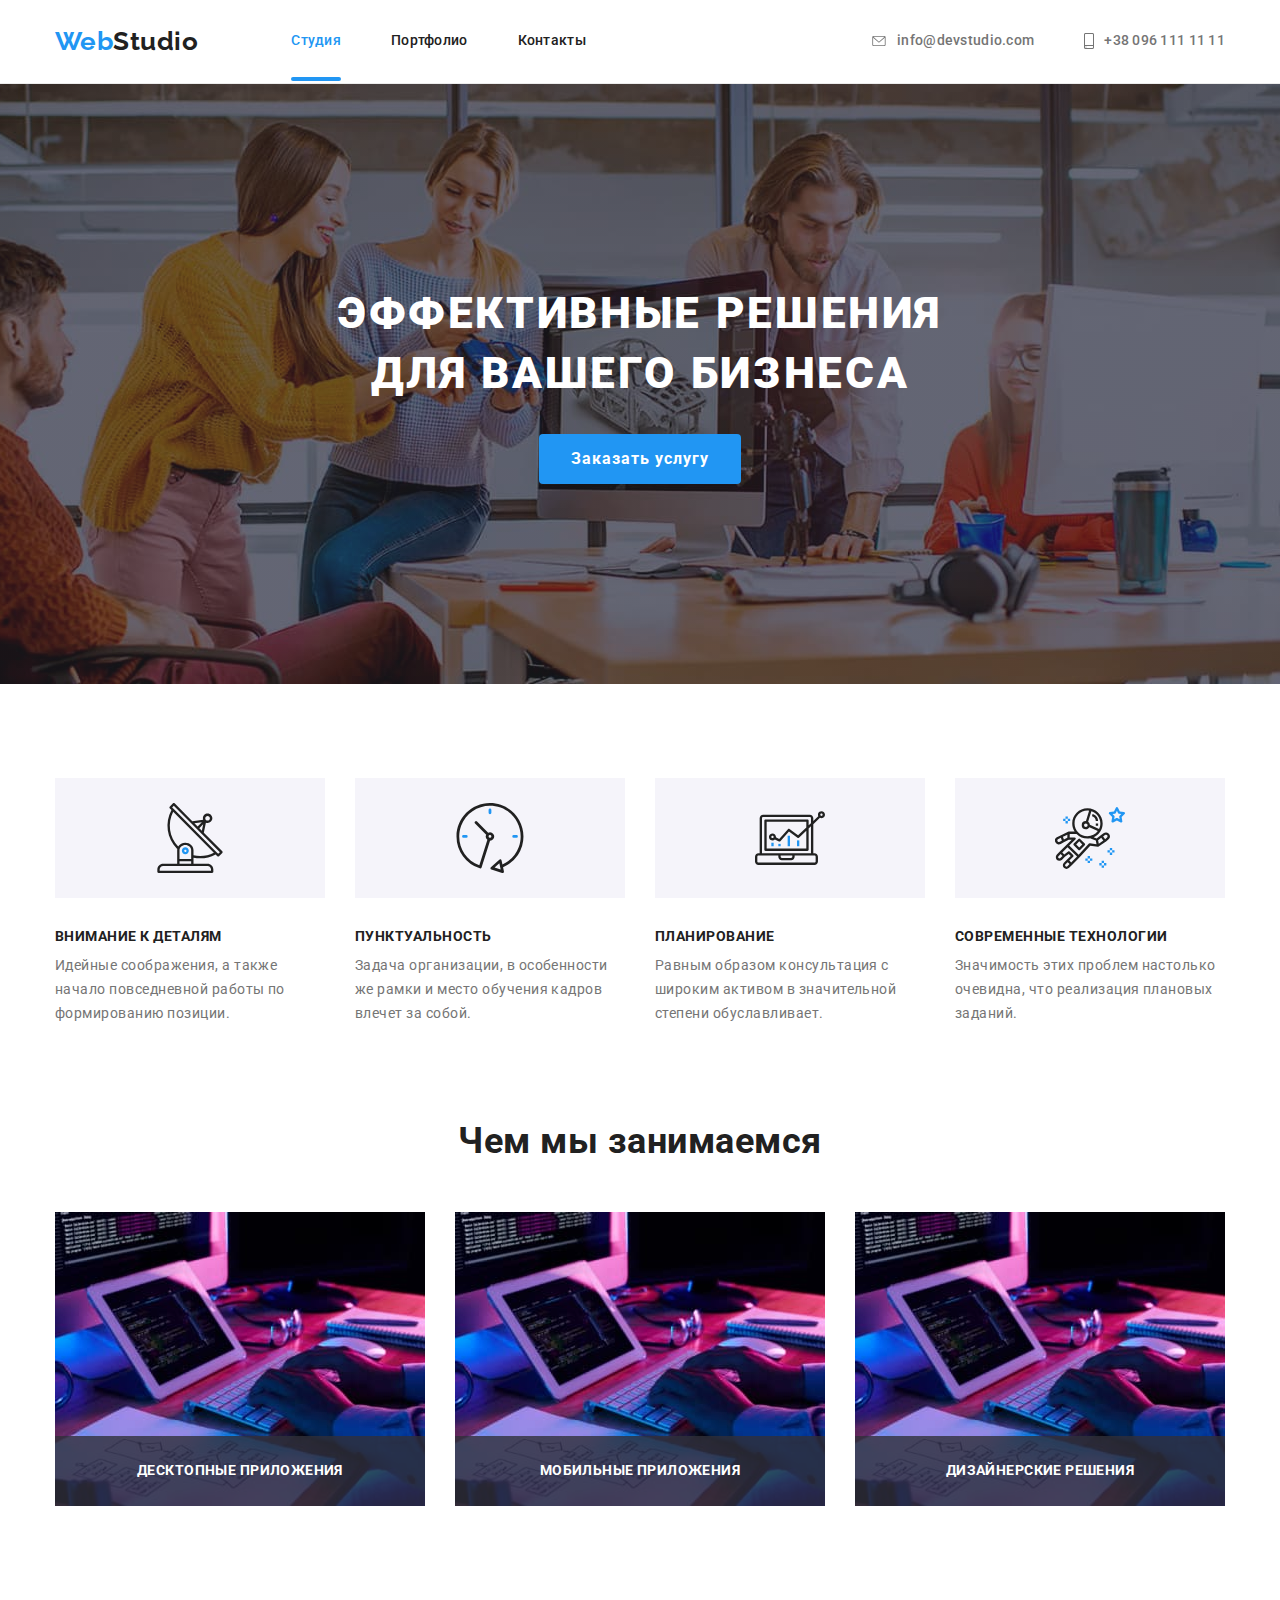
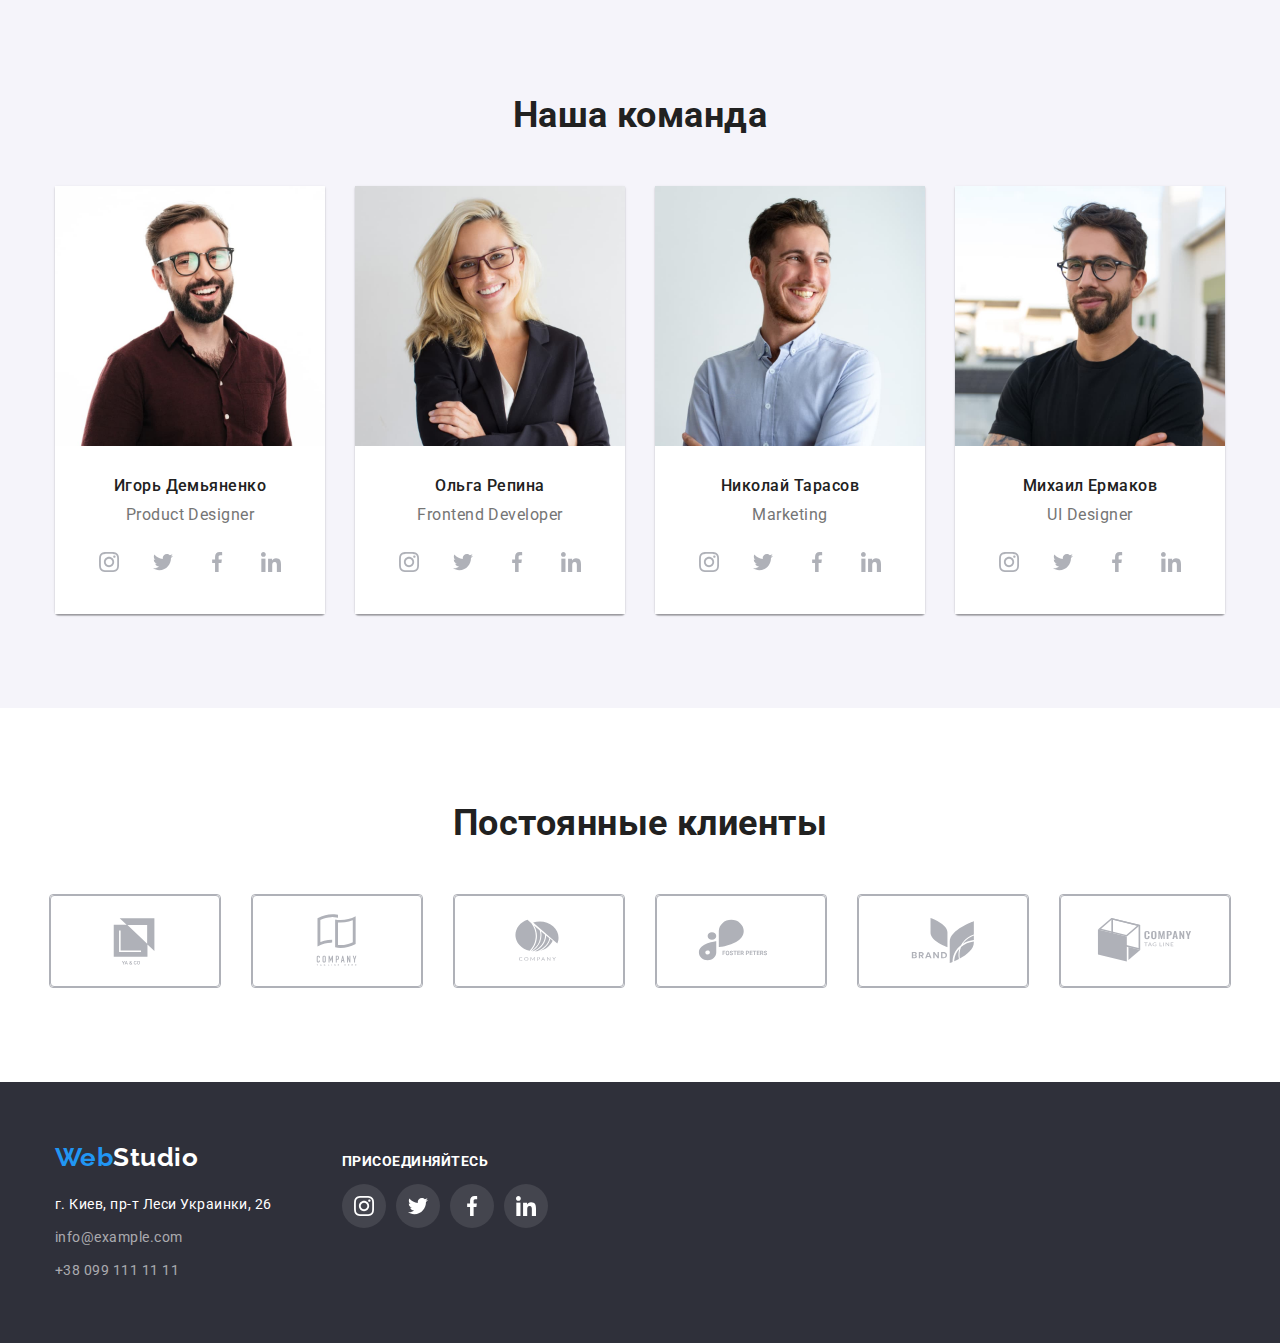
<file: index.html>
<!DOCTYPE html>
<html lang="en">
<head>
    <meta charset="UTF-8">
    <meta http-equiv="X-UA-Compatible" content="IE=edge">
    <meta name="viewport" content="width=device-width, initial-scale=1.0">
    <title>HomeWork1</title>
    <link href="https://fonts.googleapis.com/css2?family=Raleway:wght@700&family=Roboto:wght@400;500;700;900&display=swap" rel="stylesheet">
    <link rel="stylesheet" href="https://cdnjs.cloudflare.com/ajax/libs/modern-normalize/1.1.0/modern-normalize.min.css">
    <link rel="stylesheet" href="./css/styles.css">
</head>
<body>
    <header>
        <div class="container header-nav">
            <a href="./index.html">
                <p class="logo"><span class="firstpart-logo">Web</span><span class="secondpart-logo">Studio</span></p>
            </a>
            <nav>
                <ul class="site-nav list">
                    <li class="item"><a href="./index.html" class="link current">Cтудия</a></li>
                    <li class="item"><a href="./portfolio.html" class="link">Портфолио</a></li>
                    <li class="item"><a href="" class="link">Контакты</a></li>
                </ul>
            </nav>
            <ul class="site-adress list">
                <li class="item"> 
                    <a class="link" href="mailto:info@devstudio.com"><svg class="icon" width="16" height="10">
                        <use href="./images/sprite.svg#icon-mail"></use>
                    </svg>info@devstudio.com
                    </a>
                </a>
                </li>
                <li class="item">
                    <a class="link" href="tel:+380961111111"><svg class="icon" width="10" height="16">
                        <use href="./images/sprite.svg#icon-smartphone"></use>
                    </svg>+38 096 111 11 11
                    
                    </a>
                </li>
            </ul>
        </div>
        
    </header>
   
    <main>
        <section class="hero section">
            <div class="container">
                <h1 class="hero-title">Эффективные решения для вашего бизнеса</h1>
                <button class="pointer" data-modal-open type="button"><span class="text-button">Заказать услугу</span></button>
                <div class="backdrop is-hidden" data-modal>
                    <div class="modal">
                        <div>
                            <button class="cross" data-modal-close>
                            <svg class="close" width="18" height="18">
                                <use href="./images/sprite.svg#icon-close"></use>
                            </svg>
                            </button>
                        </div>
                    </div>

                </div>
            </div>    
        </section>
        <section class="section">
            <div class="container">
                <h2 class="company" >
                Преймущества компании
                </h2>
                    <ul class="advantag list">
                        <li class="point attention">
                            <h3 class="advantages">Внимание к деталям</h3>
                            <p class="advantages-list">Идейные соображения, а также начало повседневной работы по формированию позиции.</p>
                        </li>
                        <li class="point punctuality">
                            <h3 class="advantages">Пунктуальность</h3>
                            <p class="advantages-list">Задача организации, в особенности же рамки и место обучения кадров влечет за собой.</p>
                        </li>
                        <li class="point planning">
                            <h3 class="advantages">Планирование</h3>
                            <p class="advantages-list">Равным образом консультация с широким активом в значительной степени обуславливает.</p>
                        </li>
                        <li class="point technology">
                            <h3 class="advantages">Современные технологии</h3>
                            <p class="advantages-list">Значимость этих проблем настолько очевидна, что реализация плановых заданий.</p>
                        </li>
                    </ul>
            </div>
        </section>
        <section class="feature section">
            <div class="container">
                <h2 class="title-work">Чем мы занимаемся</h2>
                <ul class="occupation list">
                    <li class="picture">
                        <div class="decor">
                                <img src="./images/box1.jpg" alt="Управление" width="370" height="294">
                            <div class="description">
                                <p class="text">ДEСКТОПНЫЕ ПРИЛОЖЕНИЯ</p>
                            </div>
                        </div>
                    </li>
                    <li class="picture">
                        <div class="decor">
                            <img src="./images/box1.jpg" alt="Управление" width="370" height="294">
                            <div class="description">
                                <p class="text">МОБИЛЬНЫЕ ПРИЛОЖЕНИЯ</p>
                            </div>
                        </div>
                    </li>
                    <li class="picture">
                        <div class="decor">
                            <img src="./images/box1.jpg" alt="Управление" width="370" height="294">
                            <div class="description">
                                <p class="text">ДИЗАЙНЕРСКИЕ РЕШЕНИЯ</p>
                            </div>
                        </div>
                    </li>
                </ul>
            </div>    
        </section>
        
        <section class="section team">
            <div class="container">
                <h2 class="title-time">Наша команда</h2>
                <ul class="down list">
                    <li class="members">
                        <img src="./images/img1.jpg" alt="Фото Игорь Демьяненко" width="270" height="260">
                        <div class="aligment">
                            <h3 class="title-name">Игорь Демьяненко</h3>
                            <p class="job-title">Product Designer</p>
                            <ul class="list sociality">
                                <li class="gap">
                                    <a class="set" href="">
                                        <svg class="ins" width="20" height="20">
                                            <use href="./images/sprite.svg#icon-instagram"></use> 
                                        </svg>
                                    </a>
                                </li>
                                <li class="gap">
                                    <a class="set" href="">
                                        <svg class="ins" width="20" height="20">
                                            <use href="./images/sprite.svg#icon-twitter"></use>
                                        </svg>
                                    </a>
                                </li>
                                <li class="gap">
                                    <a class="set" href="">
                                        <svg class="ins" width="20" height="20">
                                            <use href="./images/sprite.svg#icon-facebook"></use>
                                        </svg>
                                    </a>
                                </li>
                                <li class="gap">
                                    <a class="set" href="">
                                        <svg class="ins" width="20" height="20">
                                            <use href="./images/sprite.svg#icon-linkedin"></use>
                                        </svg>
                                    </a>
                                </li>
                                
                            </ul>
                        </div>              
                    </li>
                    <li class="members">
                        <img src="./images/img2.jpg" alt="Фото Ольга Репина" width="270" height="260">
                        <div class="aligment">
                            <h3 class="title-name">Ольга Репина</h3>
                            <p class="job-title">Frontend Developer</p>
                            <ul class="list sociality">
                                <li class="gap">
                                    <a class="set" href="">
                                        <svg class="ins" width="20" height="20">
                                            <use href="./images/sprite.svg#icon-instagram"></use>
                                        </svg>
                                    </a>
                                </li>
                                <li class="gap">
                                    <a class="set" href="">
                                        <svg class="ins" width="20" height="20">
                                            <use href="./images/sprite.svg#icon-twitter"></use>
                                        </svg>
                                    </a>
                                </li>
                                <li class="gap">
                                    <a class="set" href="">
                                        <svg class="ins" width="20" height="20">
                                            <use href="./images/sprite.svg#icon-facebook"></use>
                                        </svg>
                                    </a>
                                </li>
                                <li class="gap">
                                    <a class="set" href="">
                                        <svg class="ins" width="20" height="20">
                                            <use href="./images/sprite.svg#icon-linkedin"></use>
                                        </svg>
                                    </a>
                                </li>
                            
                            </ul>
                        </div>
                    </li>
                    <li class="members">
                        <img src="./images/img3.jpg" alt="Фото Николай Тарасов" width="270" height="260">
                        <div class="aligment">
                            <h3 class="title-name">Николай Тарасов</h3>
                            <p class="job-title">Marketing</p>
                            <ul class="list sociality">
                                <li class="gap">
                                    <a class="set" href="">
                                        <svg class="ins" width="20" height="20">
                                            <use href="./images/sprite.svg#icon-instagram"></use>
                                        </svg>
                                    </a>
                                </li>
                                <li class="gap">
                                    <a class="set" href="">
                                        <svg class="ins" width="20" height="20">
                                            <use href="./images/sprite.svg#icon-twitter"></use>
                                        </svg>
                                    </a>
                                </li>
                                <li class="gap">
                                    <a class="set" href="">
                                        <svg class="ins" width="20" height="20">
                                            <use href="./images/sprite.svg#icon-facebook"></use>
                                        </svg>
                                    </a>
                                </li>
                                <li class="gap">
                                    <a class="set" href="">
                                        <svg class="ins" width="20" height="20">
                                            <use href="./images/sprite.svg#icon-linkedin"></use>
                                        </svg>
                                    </a>
                                </li>
                            
                            </ul>
                        </div>
                    </li>
                    <li class="members">
                        <img src="./images/img4.jpg" alt="Фото Михаил Ермаков" width="270" height="260">
                        <div class="aligment">
                            <h3 class="title-name">Михаил Ермаков</h3>
                            <p class="job-title">UI Designer</p>
                            <ul class="list sociality">
                                <li class="gap">
                                    <a class="set" href="">
                                        <svg class="ins" width="20" height="20">
                                            <use href="./images/sprite.svg#icon-instagram"></use>
                                        </svg>
                                    </a>
                                </li>
                                <li class="gap">
                                    <a class="set" href="">
                                        <svg class="ins" width="20" height="20">
                                            <use href="./images/sprite.svg#icon-twitter"></use>
                                        </svg>
                                    </a>
                                </li>
                                <li class="gap">
                                    <a class="set" href="">
                                        <svg class="ins" width="20" height="20">
                                            <use href="./images/sprite.svg#icon-facebook"></use>
                                        </svg>
                                    </a>
                                </li>
                                <li class="gap">
                                    <a class="set" href="">
                                        <svg class="ins" width="20" height="20">
                                            <use href="./images/sprite.svg#icon-linkedin"></use>
                                        </svg>
                                    </a>
                                </li>
                            
                            </ul>
                        </div>
                    </li>
                </ul>
            </div>
        </section>
        <section class="section">
            <div class="container">
                <h2 class="title-client">Постоянные клиенты</h2>
                <ul class="list kit">
                    <li class="images-client">
                        <a class="last" href="">
                            <svg class="book" width="106" height="60">
                                <use href="./images/sprite.svg#icon-logo"></use>
                            </svg>
                        </a>
                    </li>
                    <li class="images-client">
                        <a class="last" href="">
                            <svg class="book" width="106" height="60">
                                <use href="./images/sprite.svg#icon-logo2"></use>
                            </svg>
                        </a>
                    </li>
                    <li class="images-client">
                        <a class="last" href="">
                            <svg class="book" width="106" height="60">
                                <use href="./images/sprite.svg#icon-logo3"></use>
                            </svg>
                        </a>
                    </li>
                    <li class="images-client">
                        <a class="last" href="">
                            <svg class="book" width="106" height="60">
                                <use href="./images/sprite.svg#icon-logo4"></use>
                            </svg>
                        </a>
                    </li>
                    <li class="images-client">
                        <a class="last" href="">
                            <svg class="book" width="106" height="60">
                                <use href="./images/sprite.svg#icon-logo5"></use>
                            </svg>
                        </a>
                    </li>
                    <li class="images-client">
                        <a class="last" href="">
                            <svg class="book" width="106" height="60">
                                <use href="./images/sprite.svg#icon-logo6"></use>
                            </svg>
                        </a>
                    </li>

                </ul>
            </div>
        </section>
    </main>
    <footer>
        <div class="container footer">
            <div>
                <a href="./index.html">
                    <p class="logo-footer"><span class="firstpart-logo">Web</span><span class="footer-logo">Studio</span>
                    </p>
                </a>
                <address class="address">
                    <ul class="footer list">
                        <li class="google">
                            <a href="https://www.google.com.ua/maps/place/%D0%BF%D1%80%D0%BE%D1%81%D0%BF.+%D0%9B%D0%B5%D1%81%D0%B8+%D0%A3%D0%BA%D1%80%D0%B0%D0%B8%D0%BD%D0%BA%D0%B8,+26,+%D0%9A%D1%80%D0%B5%D0%BC%D0%B5%D0%BD%D1%87%D1%83%D0%B3,+%D0%9F%D0%BE%D0%BB%D1%82%D0%B0%D0%B2%D1%81%D0%BA%D0%B0%D1%8F+%D0%BE%D0%B1%D0%BB%D0%B0%D1%81%D1%82%D1%8C,+39600/@49.1421001,33.4338237,17z/data=!3m1!4b1!4m5!3m4!1s0x40d751fbcc1c9d37:0x5b9c293fe18df2ba!8m2!3d49.1420966!4d33.4360124?hl=ru"
                                class="map" target="_blank" rel="noopener noreferrer">г. Киев, пр-т Леси Украинки, 26</a>
                        </li>
                        <li class="gmail">
                            <a href="mailto:info@devstudio.com" class="mail">info@example.com</a>
                        </li>
                        <li>
                            <a href="tel:+380981111111" class="telefon">+38 099 111 11 11</a>
                        </li>
                    </ul>
                </address>
            </div>
            <div class="enjoy">
                <h3 class="roof">ПРИСОЕДИНЯЙТЕСЬ</h3>
            <ul class=" list sociality">
                <li class="jump">
                    <a class="bench" href="">
                        <svg class="twit" width="20" height="20">
                            <use href="./images/sprite.svg#icon-instagram"></use>
                        </svg>
                    </a>
                </li>
                <li class="jump">
                    <a class="bench" href="">
                        <svg class="twit" width="20" height="20">
                            <use href="./images/sprite.svg#icon-twitter"></use>
                        </svg>
                    </a>
                </li>
                <li class="jump">
                    <a class="bench" href="">
                        <svg class="twit" width="20" height="20">
                            <use href="./images/sprite.svg#icon-facebook"></use>
                        </svg>
                    </a>
                </li>
                <li class="jump">
                    <a class="bench" href="">
                        <svg class="twit" width="20" height="20">
                            <use href="./images/sprite.svg#icon-linkedin"></use>
                        </svg>
                    </a>
                </li>
            </ul>
            </div>
        </div>
    
     </footer>
    <script src="./js/modal.js"></script>
    </body>
</html>
</file>
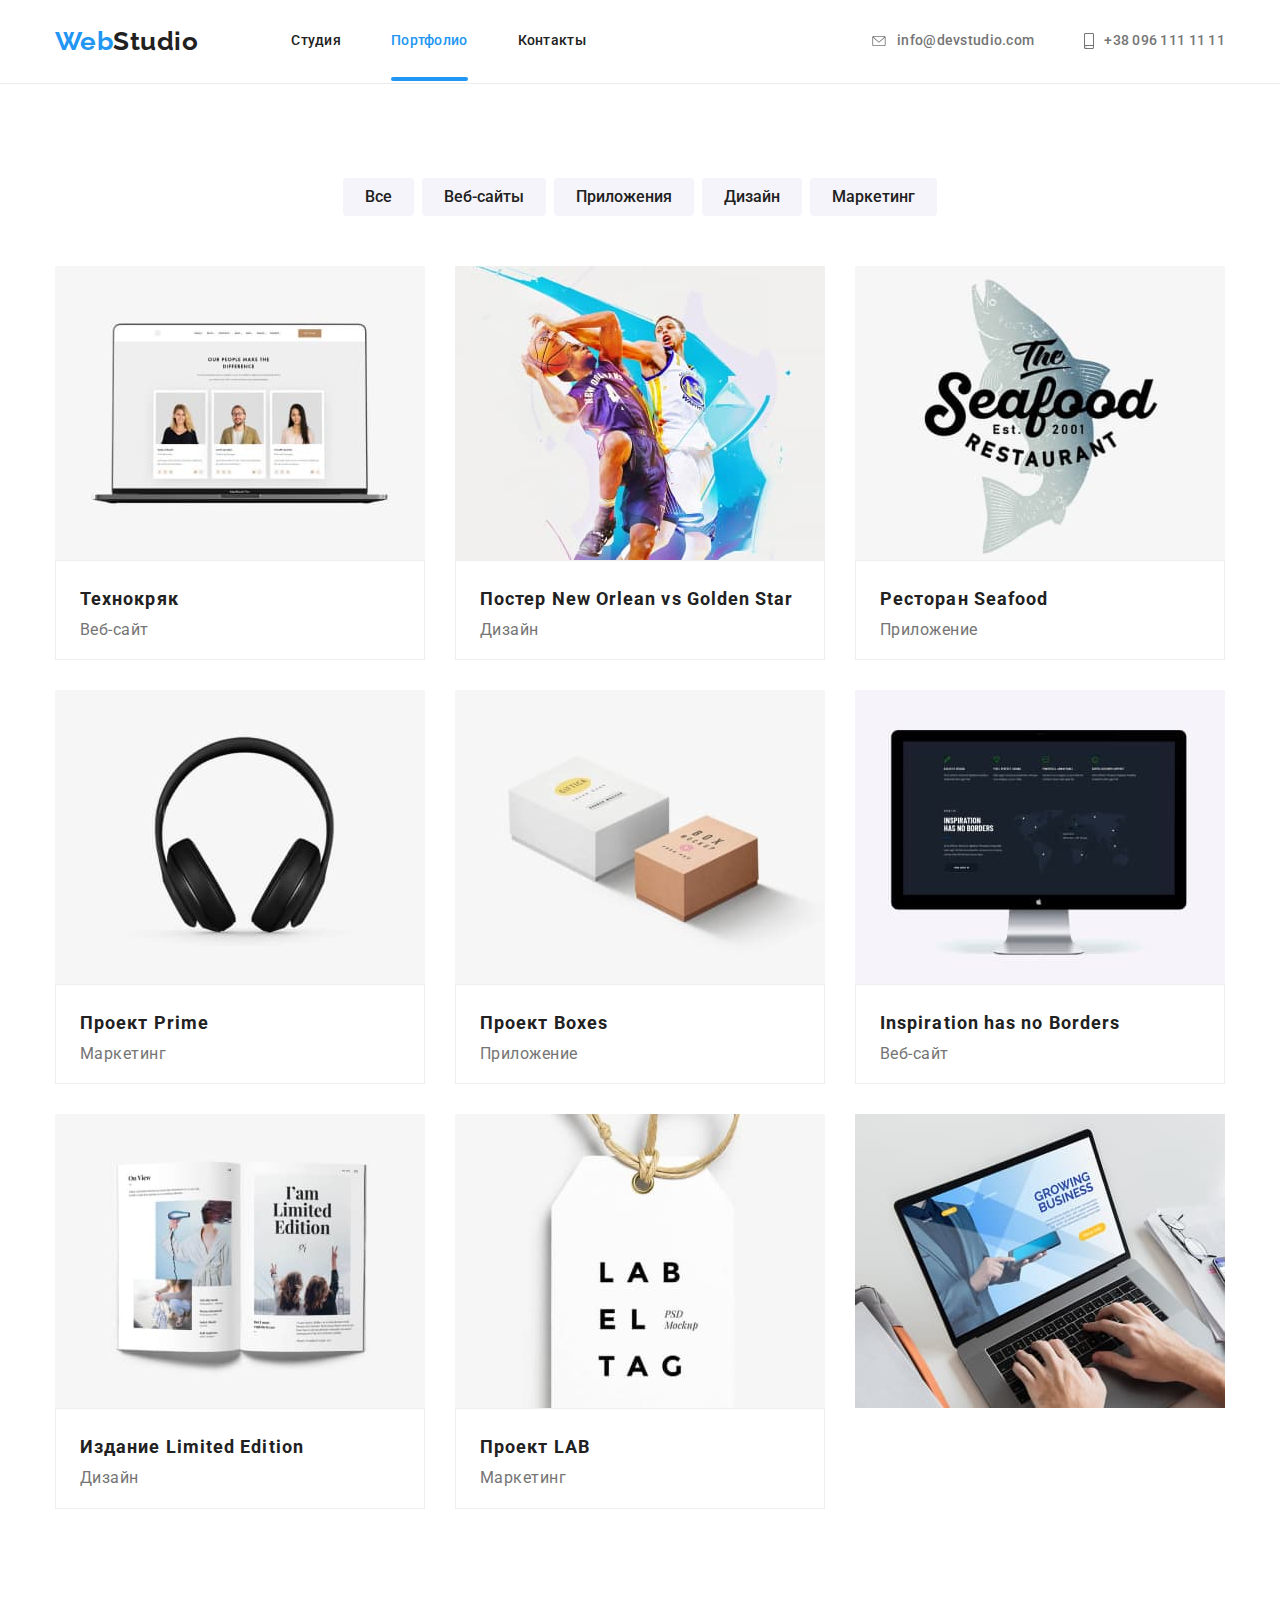
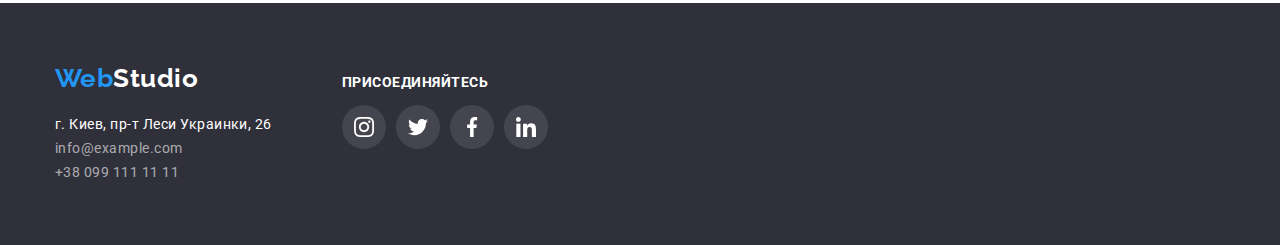
<file: portfolio.html>
<!DOCTYPE html>
<html lang="ru">
<head>
    <meta charset="UTF-8">
    <meta http-equiv="X-UA-Compatible" content="IE=edge">
    <meta name="viewport" content="width=device-width, initial-scale=1.0">
    <title>Home Work4</title>
    <link href="https://fonts.googleapis.com/css2?family=Raleway:wght@700&family=Roboto:wght@400;500;700;900&display=swap" rel="stylesheet">
    <link rel="stylesheet" href="https://cdnjs.cloudflare.com/ajax/libs/modern-normalize/1.1.0/modern-normalize.min.css">
    <link rel="stylesheet" href="./css/styles.css">
</head>
<body>
    <header>
        <div class="container header-nav">
            <a href="./index.html">
                <p class="logo"><span class="firstpart-logo">Web</span><span class="secondpart-logo">Studio</span></p>
            </a>
            <nav>
                <ul class="site-nav list">
                    <li class="item"><a href="./index.html" class="link">Cтудия</a></li>
                    <li class="item"><a href="./portfolio.html" class="link current">Портфолио</a></li>
                    <li class="item"><a href="" class="link">Контакты</a></li>
                </ul>
            </nav>
            <ul class="site-adress list">
                <li class="item">
                    <a class="link" href="mailto:info@devstudio.com"><svg class="icon" width="16" height="10">
                            <use href="./images/sprite.svg#icon-mail"></use>
                        </svg>info@devstudio.com
                    </a>
                    </a>
                </li>
                <li class="item">
                    <a class="link" href="tel:+380961111111"><svg class="icon" width="10" height="16">
                            <use href="./images/sprite.svg#icon-smartphone"></use>
                        </svg>+38 096 111 11 11
    
                    </a>
                </li>
            </ul>
        </div>
    
    </header>
    <main>
        <section class="section">
            <div class="container">
                <!--<h1>Портфолио</h1>-->  
                <ul class="midlle list">
                    <li class="button"><button class="filter" type="button">Все</button></li>
                    <li class="button"><button class="filter" type="button">Веб-сайты</button></li>
                    <li class="button"><button class="filter" type="button">Приложения</button></li>
                    <li class="button"><button class="filter" type="button">Дизайн</button></li>
                    <li class="button"><button class="filter" type="button">Маркетинг</button></li>
                </ul>
                <div >
                    <ul class="flex-container list">
                        <li class="portfolio">
                            <div class="thumb">
                                <img src="./images/img5.jpg" alt="Технокряк" width="370" height="294">
                                <div class="overlay">
                                <p class="paragrah">
                                        Ресурс предлагает комплексные предложения с разным уровнем функционала и сервисов. Все это позволит посетителю
                                        получить
                                        исчерпывающие сведения о компании или частном лице.
                                    </p>
                                </div>
                            </div>
                            <div class="characteristic">
                                <h2 class="title-list">Технокряк</h2>
                                <p class="different">Веб-сайт</p>
                            </div>
                        </li>
                        <li class="portfolio">
                            <div class="thumb">
                                <img src="./images/img6.jpg" alt="Постер New Orlean vs Golden Star" width="370" height="294">
                                <div class="overlay">
                                    <p class="paragrah">
                                        Ресурс предлагает комплексные предложения с разным уровнем функционала и сервисов. Все это позволит посетителю
                                        получить
                                        исчерпывающие сведения о компании или частном лице.
                                    </p>
                                </div>
                            </div>    
                                <div class="characteristic">
                                <h2 class="title-list">Постер New Orlean vs Golden Star</h2>
                                <p class="different">Дизайн</p>
                            </div>
                        </li>
                        <li class="portfolio">
                            <div class="thumb">
                                <img src="./images/img7.jpg" alt="Ресторан Seafood" width="370" height="294">
                                    <div class="overlay">
                                        <p class="paragrah">
                                            Ресурс предлагает комплексные предложения с разным уровнем функционала и сервисов. Все это позволит посетителю
                                            получить
                                            исчерпывающие сведения о компании или частном лице.
                                        </p>
                                    </div>
                            </div>
                            <div class="characteristic">
                                <h2 class="title-list">Ресторан Seafood</h2>
                                <p class="different">Приложение</p>
                            </div>
                        </li>
                        <li class="portfolio">
                            <div class="thumb">
                                <img src="./images/img8.jpg" alt="Проект Prime" width="370" height="294">
                                <div class="overlay">
                                    <p class="paragrah">
                                        Ресурс предлагает комплексные предложения с разным уровнем функционала и сервисов. Все это позволит посетителю
                                        получить
                                        исчерпывающие сведения о компании или частном лице.
                                    </p>
                                </div>
                                <div class="characteristic">
                                    <h2 class="title-list">Проект Prime</h2>
                                    <p class="different">Маркетинг</p>
                                </div>
                            </div>
                        </li>
                        <li class="portfolio">
                            <div class="thumb">
                                <img src="./images/img9.jpg" alt="Проект Boxes" width="370" height="294">
                                <div class="overlay">
                                    <p class="paragrah">
                                        Ресурс предлагает комплексные предложения с разным уровнем функционала и сервисов. Все это позволит посетителю
                                        получить
                                        исчерпывающие сведения о компании или частном лице.
                                    </p>
                                </div>    
                                <div class="characteristic">
                                    <h2 class="title-list">Проект Boxes</h2>
                                    <p class="different">Приложение</p>
                                </div>
                            </div>
                        </li>
                        <li class="portfolio">
                            <div class="thumb">
                                <img src="./images/img10.jpg" alt="Inspiration has no Borders" width="370" height="294">
                                <div class="overlay">
                                    <p class="paragrah">
                                        Ресурс предлагает комплексные предложения с разным уровнем функционала и сервисов. Все это позволит посетителю
                                        получить
                                        исчерпывающие сведения о компании или частном лице.
                                    </p>
                                </div>
                                <div class="characteristic">
                                    <h2 class="title-list">Inspiration has no Borders</h2>
                                    <p class="different">Веб-сайт</p>
                                </div>
                            </div>    
                        </li>
                        <li class="portfolio">
                            <div class="thumb">
                                <img src="./images/img11.jpg" alt="Издание Limited Edition" width="370" height="294">
                                <div class="overlay">
                                    <p class="paragrah">
                                        Ресурс предлагает комплексные предложения с разным уровнем функционала и сервисов. Все это позволит посетителю
                                        получить
                                        исчерпывающие сведения о компании или частном лице.
                                    </p>
                                </div>
                                <div class="characteristic">
                                    <h2 class="title-list">Издание Limited Edition</h2>
                                    <p class="different">Дизайн</p>
                                </div>
                            </div>
                        </li>
                        <li class="portfolio">
                            <div class="thumb">
                                <img src="./images/img12.jpg" alt="Проект LAB" width="370" height="294">
                                <div class="overlay">
                                    <p class="paragrah">
                                        Ресурс предлагает комплексные предложения с разным уровнем функционала и сервисов. Все это позволит посетителю
                                        получить
                                        исчерпывающие сведения о компании или частном лице.
                                    </p>
                                </div>
                                <div class="characteristic">
                                    <h2 class="title-list">Проект LAB</h2>
                                    <p class="different">Маркетинг</p>
                                </div>
                            </div>
                        </li>
                        <li class="portfolio">
                            <div class="thumb">
                                <img src="./images/img13.jpg" alt="Growing Business" width="370" height="294">
                                <div class="overlay">
                                    <p class="paragrah">
                                        Ресурс предлагает комплексные предложения с разным уровнем функционала и сервисов. Все это позволит посетителю
                                        получить
                                        исчерпывающие сведения о компании или частном лице.
                                    </p>
                                <div class="characteristic">
                                    <h2 class="title-list">Growing Business</h2>
                                    <p class="different">Приложение</p>
                                </div>
                            </div>
                        </li>
                    </ul>
                </div>    
            </div>
        </section>
            
    </main>
    <footer>
        <div class="container footer">
            <div>
                <a href="./index.html">
                    <p class="logo-footer"><span class="firstpart-logo">Web</span><span class="footer-logo">Studio</span>
                    </p>
                </a>
                <address class="address">
                    <ul class="footer list">
                        <li>
                            <a href="https://www.google.com.ua/maps/place/%D0%BF%D1%80%D0%BE%D1%81%D0%BF.+%D0%9B%D0%B5%D1%81%D0%B8+%D0%A3%D0%BA%D1%80%D0%B0%D0%B8%D0%BD%D0%BA%D0%B8,+26,+%D0%9A%D1%80%D0%B5%D0%BC%D0%B5%D0%BD%D1%87%D1%83%D0%B3,+%D0%9F%D0%BE%D0%BB%D1%82%D0%B0%D0%B2%D1%81%D0%BA%D0%B0%D1%8F+%D0%BE%D0%B1%D0%BB%D0%B0%D1%81%D1%82%D1%8C,+39600/@49.1421001,33.4338237,17z/data=!3m1!4b1!4m5!3m4!1s0x40d751fbcc1c9d37:0x5b9c293fe18df2ba!8m2!3d49.1420966!4d33.4360124?hl=ru"
                                class="map" target="_blank" rel="noopener noreferrer">г. Киев, пр-т Леси Украинки, 26</a>
                        </li>
                        <li>
                            <a href="mailto:info@devstudio.com" class="mail">info@example.com</a>
                        </li>
                        <li>
                            <a href="tel:+380981111111" class="telefon">+38 099 111 11 11</a>
                        </li>
                    </ul>
                </address>
            </div>
            <div class="enjoy">
                <h3 class="roof">ПРИСОЕДИНЯЙТЕСЬ</h3>
                <ul class=" list sociality">
                    <li class="jump">
                        <a class="bench" href="">
                            <svg class="twit" width="20" height="20">
                                <use href="./images/sprite.svg#icon-instagram"></use>
                            </svg>
                        </a>
                    </li>
                    <li class="jump">
                        <a class="bench" href="">
                            <svg class="twit" width="20" height="20">
                                <use href="./images/sprite.svg#icon-twitter"></use>
                            </svg>
                        </a>
                    </li>
                    <li class="jump">
                        <a class="bench" href="">
                            <svg class="twit" width="20" height="20">
                                <use href="./images/sprite.svg#icon-facebook"></use>
                            </svg>
                        </a>
                    </li>
                    <li class="jump">
                        <a class="bench" href="">
                            <svg class="twit" width="20" height="20">
                                <use href="./images/sprite.svg#icon-linkedin"></use>
                            </svg>
                        </a>
                    </li>
                </ul>
            </div>
        </div>
    
    
    </footer>
</body>
</html>
</file>
<file: css/styles.css>
/*цвет основного текста #757575*/
/*вторичный цвет текста   #212121**/
/*цвет заголовка  #ffffff*/
/* акцент #2196F3*/
/* первая часть лого №2196F3*/
/* текст футера адрес rgba (0, 0, 0, 0.6) */
/* вторичный цвет фона #2F303A */
/* вторичный цвет фона #F5F4FA */
/*цвет фона в секции hero #2F303A*/
/*цвет бордер в хедере #ECECEC*/
html {
  box-sizing: border-box;
}
*,
*::before,
*::after {
  box-sizing: inherit;
}
img {
  display: block;
}
:root {
  --primery-text-color: #757575;
  --title-text-color: #212121;
  --accent-color: #2196f3;
  --primary-bg-color: #fff;
  --primary-button-color: #f5f4fa;
  --primary-footer-color: #2f303a;
  --adress-color: rgba(255, 255, 255, 0.6);
  --border-color-header: #ececec;
  --border--color-portfolio: #eeeeee;
  --border--color--clients: #afb1b8;
  --icon-color: #afb1b8;
  --timing: cubic-bezier(0.4, 0, 0.2, 1);

}
body {
  background-color: var(--primary-bg-color);
  color: var(--primery-text-color);
  font-family: Roboto, sans-serif;
  letter-spacing: 0.03em;
}
.container {
  box-sizing: border-box;
  width: 1200px;
  margin-left: auto;
  margin-right: auto;
  padding-left: 15px;
  padding-right: 15px;
}
.section {
  padding-top: 94px;
  padding-bottom: 94px;
}
.list {
  padding: 0;
  margin: 0;

  list-style: none;
}
/*оформление header*/
header {
  border-bottom-width: 1px;
  border-bottom-style: solid;

  border-color: var(--border-color-header);
}
.header-nav {
  display: flex;
  align-items: center;
}

.logo {
  font-family: Raleway, sans-serif;
  font-weight: 700;
  font-size: 26px;
  line-height: 1.19;
}

.firstpart-logo {
  color: var(--accent-color);
}
.secondpart-logo {
  color: var(--title-text-color);
}
.logo-footer {
  margin-top: 0;

  color: var(--primary-bg-color);
}
/*site-nav*/
.site-nav {
  display: flex;
  margin-left: 93px;
}
.site-nav .item {
  margin-right: 50px;
}
.site-nav .item:last-child {
  margin-right: 0;
}
.site-nav a {
  display: block;
  padding-top: 32px;
  padding-bottom: 32px;

  color: var(--title-text-color);
  font-size: 14px;
  font-weight: 500;
  line-height: 1.14;
  letter-spacing: 0.02em;
  transition:  250ms var(--timing);
}
.link {
  position: relative;
}

.item.link.current { 
  opacity: 1;
  
}
.link.current::after{
  opacity: 1;  
}
.link::after {
  content: "";
  display: block;
  position: absolute;
  width: 100%;
  height: 4px;
  bottom: 0;
  border-radius: 2px;
  background-color: var(--accent-color);
  opacity: 0;
  
  
}

.site-nav a:hover,
.site-nav a:focus {
  color: var(--accent-color);
 
  
}
.site-nav .link.current {
  color: var(--accent-color);
}
/*Оформление иконок в хедере*/
.icon {
fill: var(--primery-text-color);
margin-right: 10px;

}
.site-adress .link:hover .icon,
.site-adress .link:focus .icon {
fill:var(--accent-color);


}

.site-adress .link {
  display: flex;
  align-items: center;
 transition:  2500ms var(--timing-function);
  
}

  

/*site-adress*/
.site-adress {
  display: flex;
  margin-left: auto;
  
}



.site-adress .item {
  margin-right: 50px;
}
.site-adress .item:last-child {
  margin-right: 0;
}
.site-adress a {
  display: block;
  padding-top: 32px;
  padding-bottom: 32px;

  color: var(--primery-text-color);
  font-weight: 500;
  font-size: 14px;
  line-height: 1.14;
  letter-spacing: 0.02em;
  transition:  2500ms var(--timing-function);
}
.site-adress a:hover,
.site-adress a:focus {
  color: var(--accent-color);
.link {
  transition:  2500ms var(--timing-function);

}
}
/*Hero*/
.hero {
  max-width: 1600px;
  height: 600px;
  margin-left: auto;
  margin-right: auto;
  padding-top: 200px;
  padding-bottom: 200px;
  background-color: var(--background--hero);
  background-image: linear-gradient(
    to right,
    rgba(47, 48, 58, 0.4),
    rgba(47, 48, 58, 0.4)
    ),
   url(../images/main.jpg);
  background-repeat: no-repeat;
  background-size: cover;
  background-position: center;
  text-align: center;
}
.hero-title {
  margin: 0 auto 30px;
  width: 696px;

  color: #fff;
  font-weight: 900;
  font-size: 44px;
  line-height: 1.36;
  letter-spacing: 0.06em;
  text-transform: uppercase;
}
.pointer {
  border-radius: 4px;
  min-width: 200px;
  padding: 10px 32px;
  border: 1px transparent;

  font-weight: 700;
  font-size: 16px;
  font-family: inherit;
  line-height: 1.88;
  align-items: center;
  text-align: center;
  letter-spacing: 0.06em;
  background-color: var(--accent-color);
  
 
}
.text-button {
  color: var(--primary-bg-color);
}
.pointer:hover,
.pointer:focus {
  cursor: pointer;
  background-color: var(--accent-color);
  color: var(--primary-bg-color);
}
/*Модальное окно*/
.backdrop.is-hidden {
  visibility: hidden;
  opacity: 0;
  pointer-events: none;
  
}
.backdrop {
  position: fixed;
  top: 0;
  left: 0;
  width: 100%;
  height: 100%;
  background-color: rgba(0, 0, 0, 0.2);
  transition: opacity 250ms cubic-bezier(0.4, 0, 0.2, 1),
  transform 250ms cubic-bezier(0.4, 0, 0.2, 1),
  visibility 250ms cubic-bezier(0.4, 0, 0.2, 1);
 
}
.modal {
  position: fixed;
  width: 528px;
  height: 581px;
  top: 50%;
  left: 50%;
  transform: translate(-50%, -50%);
  background-color: var(--primary-bg-color);
  
}
.cross {
    position: fixed;
    top: 14px;
    right: 14px;
    width: 30px;
    height: 30px;
    border-radius: 50%;
    border: 1px solid rgba(0, 0, 0, 0.1);
    background-color: var(--primary-bg-color);
    
}

.close {
    display: block;
    position: absolute;
    margin: auto;
    top: 0;
    bottom: 0;
    right: 0;
    left: 0;
    fill:;
}


/*оформление section*/

.company {
  margin-top: 0;
  margin-bottom: 0;
  display: none;
}
/*преймущества компании*/
.advantag {
  display: flex;
  
}
.point {
  width: 270px;
  
}
.point:not(:last-child) {
    margin-right: 30px;
}
.point::before {
  display: block;
  height: 120px;
  content: "";
  background-color: var(--primary-button-color);
  
  background-repeat: no-repeat;
  background-position: center;

}
.point.attention::before {
  background-image: url(../images/antenna.svg);
}
.point.punctuality::before {
  background-image: url(../images/clock.svg);
}
.point.planning::before {
  background-image: url(../images/diagram.svg);
}
.point.technology::before {
  background-image: url(../images/astronaut.svg);
}

.section .advantages {
  color: var(--title-text-color);
}
.advantages {
  margin-top: 30px;
  margin-bottom: 10px;
  font-weight: 700;
  font-size: 14px;
  line-height: 16px;
  text-transform: uppercase;
}
.advantages-list {
  margin-top: 0;
  margin-bottom: 0;
  font-size: 14px;
  line-height: 1.71;
}
/*оформление feature*/
.feature {
  padding-bottom: 94px;
  padding-top: 0;
}

.feature .title-work {
  color: var(--title-text-color);
}
.title-work {
  margin-top: 0;
  margin-bottom: 50px;

  font-weight: 700;
  font-size: 36px;
  line-height: 1.17;
  text-align: center;
}
.occupation {
  display: flex;
  flex-wrap: wrap;
  padding: 0;
  margin-left: -30px;
}
.picture {
  width: calc((100% - 90px) / 3);
  margin-left: 30px;
}

.occupation:not(:last-child) {
  margin-bottom: 0;
}
.decor {
  position: relative;
}
.description {
  position: absolute;
  top: 100%;
  left: 50%;
  transform: translate(-50%, -100%);
  width: 100%;
  height: 70px;
  
  background: rgba(47, 48, 58, 0.8);
}
.text {
  margin-top: 27px;
  margin-bottom: 27px;
  font-weight: 700;
  font-size: 14px;
  line-height: 1.14;
  text-align: center;
  letter-spacing: 0.03em;
  color: var(--primary-bg-color);
}
/*оформление team*/
.team {
  padding-bottom: 94px;
  background-color: var(--primary-button-color);
}
.title-time {
  margin-bottom: 50px;
  margin-top: 0;

  color: var(--title-text-color);
  font-weight: 700;
  font-size: 36px;
  line-height: 1.17;
  text-align: center;
}
.down {
  display: flex;
  flex-wrap: wrap;
}
.members {
  width: 270px;
  height: auto;
  margin-right: 30px;
  box-shadow: 0px 1px 3px rgba(0, 0, 0, 0.12),
    0px 1px 1px rgba(0, 0, 0, 0.14),
    0px 2px 1px rgba(0, 0, 0, 0.2);
  border-radius: 0px 0px 4px 4px;

  
}
.members:nth-child(4n) {
  margin-right: 0;
}
.members:nth-last-child(-n + 4) {
  margin-bottom: 0;
}
.aligment {
  padding-top: 30px;
  background-color: var(--primary-bg-color);
  
}
.title-name {
  margin-bottom: 0;
  margin-top: 0;
  color: var(--title-text-color);
  font-weight: 500;
  font-size: 16px;
  line-height: 1.19;
  text-align: center;
}

.job-title {
  margin-top: 10px;
  margin-bottom: 16px;
  font-size: 16px;
  line-height: 1.19;
  text-align: center;
}
.list.sociality {
  display: flex;
  justify-content: center;
  align-items: center;
  padding-bottom: 30px;
  
}
/*Оформление соц сетей*/


.set {
  display: flex;
  justify-content: center;
  align-items: center;
  width: 44px;
  height: 44px;
  border-radius: 50%;
  border: 2px solid transparent;
  transition:  250ms var(--timing); 
}
.ins {
  fill: var(--icon-color);
  
}
.set:hover,
.set:focus {
  background-color: var(--accent-color);
   
   
}
.set:hover .ins,
.set:focus .ins {
  fill: var(--primary-bg-color);
  
 
}
.gap:not(:last-child) {
margin-right: 10px;
}


/*оформление секции клиентов*/
.title-client{
  
  margin-top: 0;
  margin-bottom: 50px;
  
  color: var(--title-text-color);
  font-weight: 700;
  font-size: 36px;
  line-height: 1.17;
  text-align: center;
}

.list.kit {
  display: flex;
  justify-content: center;
  align-items: center;
  

}
.images-client {
  display: flex;
  
  border: 1px solid var(--icon-color);
  border-radius: 4px;
  
  
 
}
.last {
  display: flex;
  width: 170px;
  height: 92px;
  justify-content: center;
  align-items: center;
  fill: var(--icon-color);
  border: 1px solid var(--border--color--clients);
  border-radius: 4px;
  transition: border 250ms var(--timing),
  fill 250ms var(--timing);
  

}
.last:hover {
  border: 1px solid var(--accent-color);
  fill: var(--accent-color);
  
}

/* .last:hover .book,
.last:focus .book {
  fill: var(--accent-color);
  
} */


.images-client:not(:last-child) {
  margin-right: 30px;
}



.title-client{
  
  margin-top: 0;

  color: var(--title-text-color);
  font-weight: 700;
  font-size: 36px;
  line-height: 1.17;
  text-align: center;
}


/*footer*/
footer {
  background-color: var(--primary-footer-color);
  padding-top: 60px;
  padding-bottom: 60px;
}
.container.footer {
  display: flex;
}
.enjoy {
  margin-left: 70px; 
}

.logo-footer {
  font-family: Raleway, sans-serif;
  font-weight: 700;
  font-size: 26px;
  line-height: 1.19;
  margin-bottom: 20px;
}
.address {
  font-style: normal;
}
.google {
  margin-bottom: 9px;
}
.map {
  margin-bottom: 9px;
  font-size: 14px;
  line-height: 1.71;
  color: #fff;
  /*color: var(--primary-bg-color);*/
}
.footer a:hover,
.footer a:focus {
  color: var(--accent-color);
  transition: 250ms cubic-bezier(0.4, 0, 0.2, 1);
}
.gmail {
  margin-bottom: 9px;
}
.mail {
  margin-top: 9px;
  margin-bottom: 9px;
  font-size: 14px;
  line-height: 1.71;
  color: var(--adress-color);
}
.telefon {
  font-size: 14px;
  line-height: 1.71;
  color: var(--adress-color);
}
.roof {
  margin-top: 12px;
  color: var(--primary-bg-color);
  font-size: 14px;
  font-weight: 700;
  line-height: 1.14;
  
}
/*Оформление соц сетей footer*/

.jump:not(:last-child) {
margin-right: 10px;
}
.bench {
    display: flex;
    justify-content: center;
    align-items: center;
    width: 44px;
    height: 44px;
    border-radius: 50%;
    background-color: rgba(255, 255, 255, 0.1);
    transition:  250ms var(--timing);
}
.bench:hover,
.bench:focus {
  background-color: var(--accent-color);
  fill: var(--primary-bg-color);
  transition: 250ms cubic-bezier(0.4, 0, 0.2, 1);
}
.jump {
  
  height: 44px;
}
.twit {
  fill: var(--primary-bg-color);
 
}

/*portfolio*/

/*оформление кнопок портфолио*/
.midlle {
  padding-top: 0;
  padding-bottom: 50px;
  display: flex;
  flex-wrap: wrap;
  justify-content: center;
}
.button:not(:last-child) {
  margin-right: 8px;
}

.filter {
  border: none;
  border-radius: 4px;
  padding: 6px 22px;

  color: var(--title-text-color);
  background-color: var(--primary-button-color);
  font-family: inherit;
  font-weight: 500;
  font-size: 16px;
  line-height: 1.62;
  text-align: center;
  transition:  250ms var(--timing);
}
.filter:hover,
.filter:focus {
  background-color: var(--accent-color);
  color: var(--primary-bg-color);
  cursor: pointer;
  box-shadow: 0px 3px 1px rgba(0, 0, 0, 0.1),
    0px 1px 2px rgba(0, 0, 0, 0.08),
    0px 2px 2px rgba(0, 0, 0, 0.12);
  border-radius: 4px;
}
.flex-container {
  display: flex;
  flex-wrap: wrap;
}

.portfolio {
  
  overflow: hidden;
  width: 370px;
  margin-right: 30px;
  margin-bottom: 30px;
  
}
/*Оформление выезжающего окна */
.thumb {
  position: relative;
  overflow: hidden;
}
.portfolio:hover .overlay{
  transform: translateY(-100%);
  opacity: 1;
}
.overlay {
  position: absolute;
  width: 100%;
  height: 294px;
  padding: 63px 24px;
  opacity: 0;  
  background: rgba(33, 150, 243, 0.9);
  transform: translateY(0%);
  transition: opacity 250ms cubic-bezier(0.4, 0, 0.2, 1),
  transform 250ms cubic-bezier(0.4, 0, 0.2, 1); 
}
.paragrah {
  
  font-weight: 400;
  font-size: 18px;
  line-height: 1.56;
  letter-spacing: 0.03em;
  color: var(--primary-bg-color);
}
.portfolio:nth-child(3n) {
  margin-right: 0;
}
.portfolio:nth-last-child(-n + 3) {
  margin-bottom: 0;
}
.portfolio .title {
  color: var(--title-text-color);
}
.portfolio:hover {
  cursor: pointer;
  box-shadow: 0px 1px 1px rgba(0, 0, 0, 0.12),
     0px 4px 4px rgba(0, 0, 0, 0.06),
     1px 4px 6px rgba(0, 0, 0, 0.16);
 
     
}
.characteristic {
  border: 1px solid var(--border--color-portfolio);
  padding: 20px 24px;
  background-color: var(--primary-bg-color);
}
.title-list {
  margin-bottom: 0;
  margin-top: 0;
  color: var(--title-text-color);
  font-weight: 700;
  font-size: 18px;
  line-height: 2;
  letter-spacing: 0.06em;
}
.different {
  margin-top: 4px;
  margin-bottom: 0;
  font-size: 16px;
  line-height: 1.14;
}
a {
  text-decoration: none;
}
</file>
